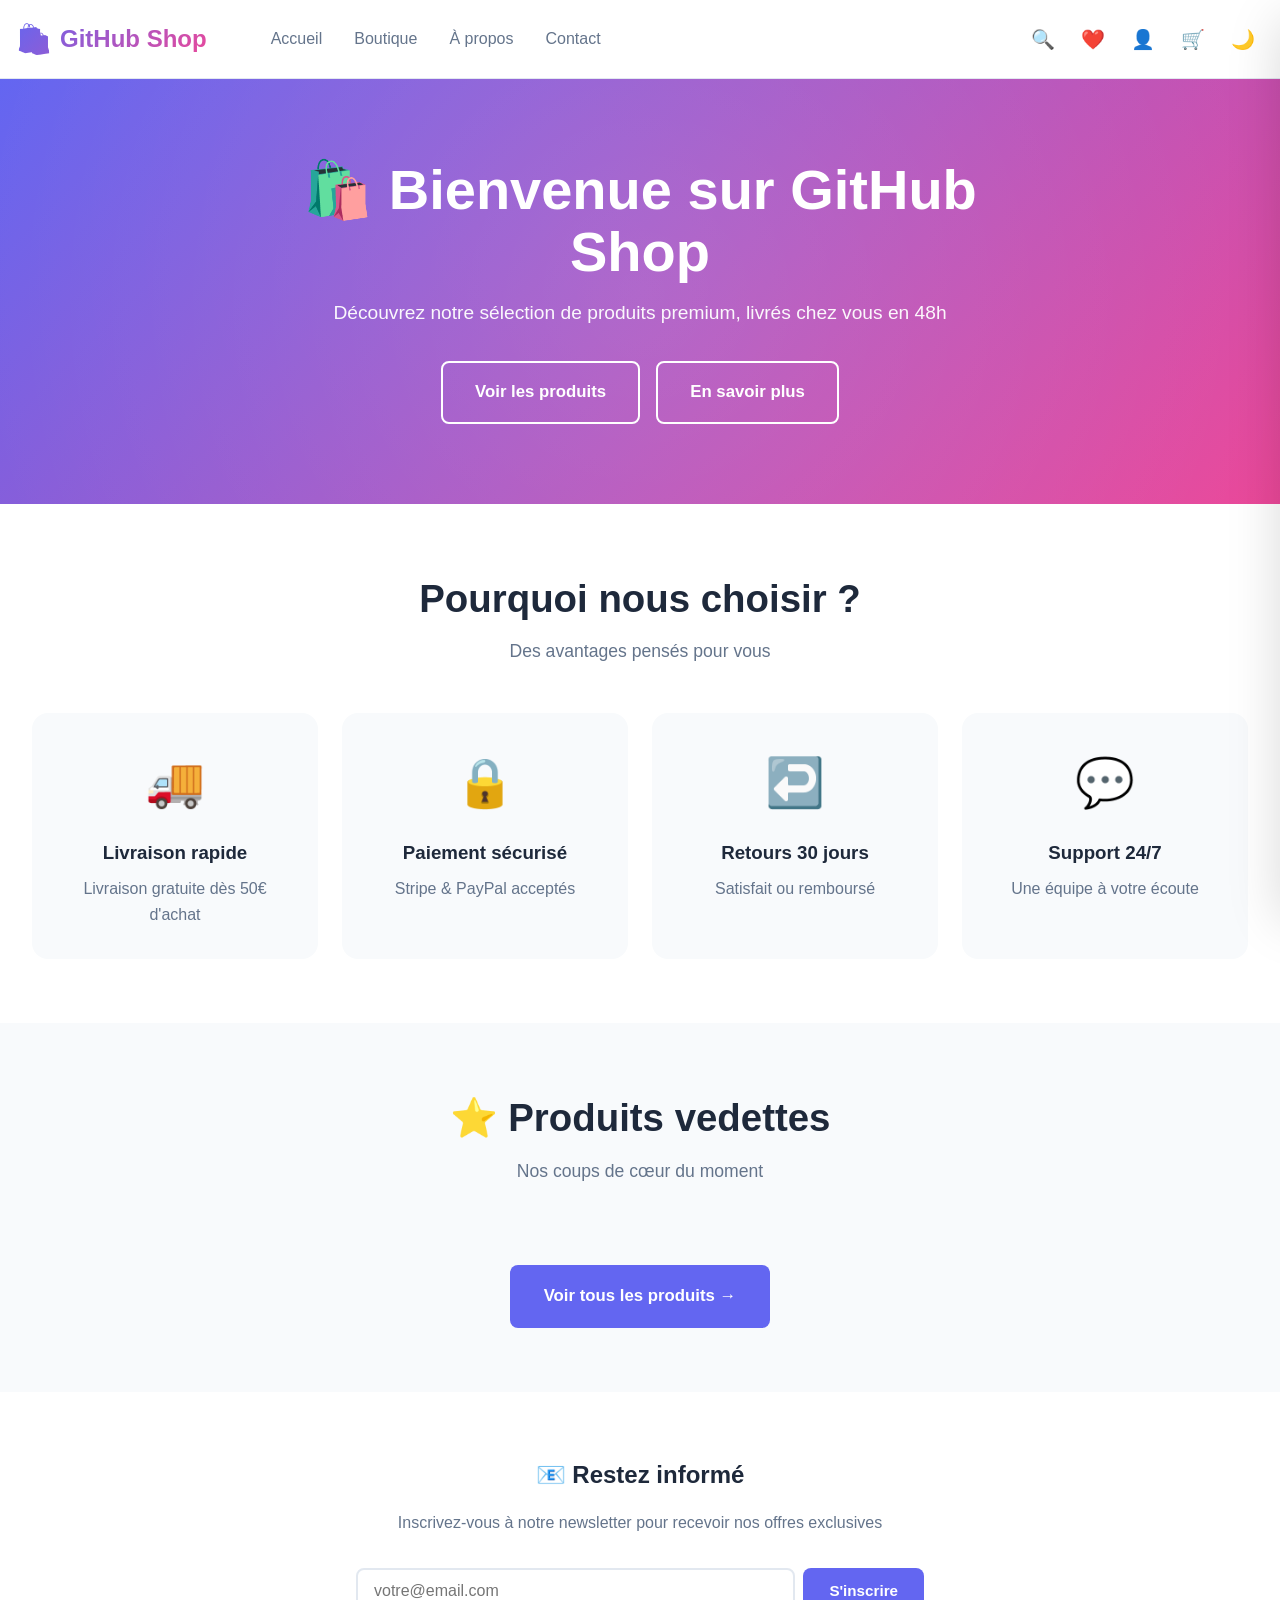
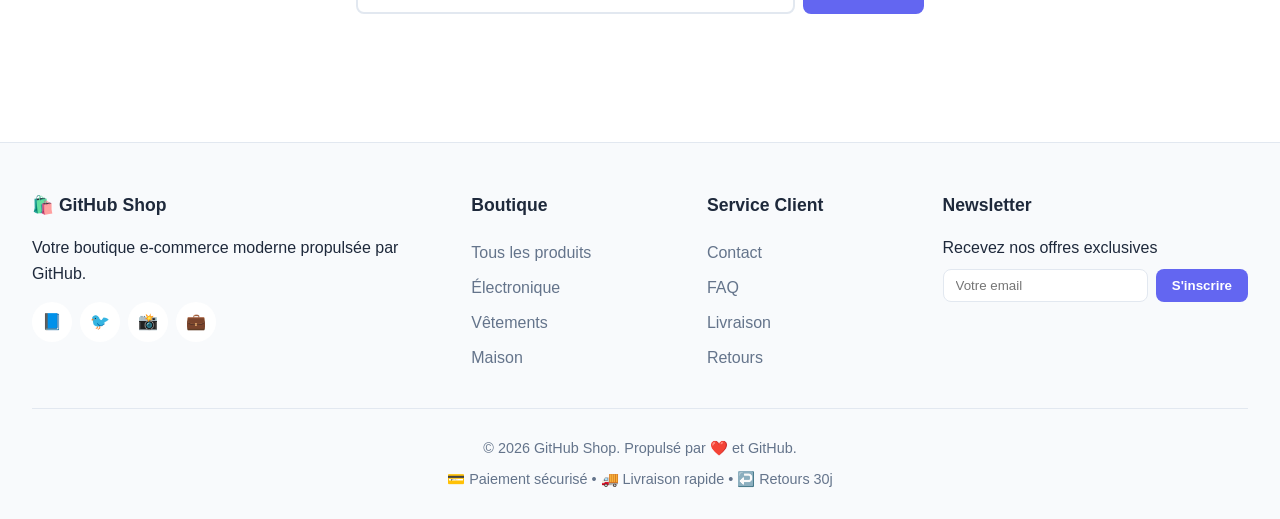
<file: index.html>
<!DOCTYPE html>
<html lang="fr">
<head>
  <meta charset="UTF-8">
  <meta name="viewport" content="width=device-width, initial-scale=1.0">
  <meta name="description" content="Boutique en ligne moderne hébergée sur GitHub">
  <title>🛍️ GitHub Shop - Boutique en ligne</title>
  <link rel="stylesheet" href="assets/css/style.css">
  <link rel="icon" href="data:image/svg+xml,<svg xmlns='http://www.w3.org/2000/svg' viewBox='0 0 100 100'><text y='.9em' font-size='90'>🛍️</text></svg>">
</head>
<body>
  <!-- Header -->
  <header class="header">
    <div class="container">
      <a href="#/" class="logo" data-route="/">
        <span class="logo-icon">🛍️</span>
        <span class="logo-text">GitHub Shop</span>
      </a>

      <nav class="nav">
        <a href="#/" data-route="/">Accueil</a>
        <a href="#/shop" data-route="/shop">Boutique</a>
        <a href="#/about" data-route="/about">À propos</a>
        <a href="#/contact" data-route="/contact">Contact</a>
      </nav>

      <div class="header-actions">
        <button class="icon-btn" id="searchBtn" aria-label="Recherche">🔍</button>
        <button class="icon-btn" id="wishlistBtn" aria-label="Favoris">❤️ <span class="badge" id="wishlistCount">0</span></button>
        <button class="icon-btn" id="userBtn" aria-label="Compte">👤</button>
        <button class="icon-btn cart-btn" id="cartBtn" aria-label="Panier">
          🛒 <span class="badge" id="cartCount">0</span>
        </button>
        <button class="icon-btn theme-toggle" id="themeToggle" aria-label="Thème">🌙</button>
      </div>
    </div>
  </header>

  <!-- Main Content -->
  <main id="app">
    <!-- Le contenu sera injecté par le routeur -->
  </main>

  <!-- Footer -->
  <footer class="footer">
    <div class="container">
      <div class="footer-grid">
        <div class="footer-col">
          <h4>🛍️ GitHub Shop</h4>
          <p>Votre boutique e-commerce moderne propulsée par GitHub.</p>
          <div class="social-links">
            <a href="#">📘</a>
            <a href="#">🐦</a>
            <a href="#">📸</a>
            <a href="#">💼</a>
          </div>
        </div>
        <div class="footer-col">
          <h4>Boutique</h4>
          <ul>
            <li><a href="#/shop">Tous les produits</a></li>
            <li><a href="#/shop?cat=electronics">Électronique</a></li>
            <li><a href="#/shop?cat=clothing">Vêtements</a></li>
            <li><a href="#/shop?cat=home">Maison</a></li>
          </ul>
        </div>
        <div class="footer-col">
          <h4>Service Client</h4>
          <ul>
            <li><a href="#/contact">Contact</a></li>
            <li><a href="#/faq">FAQ</a></li>
            <li><a href="#/shipping">Livraison</a></li>
            <li><a href="#/returns">Retours</a></li>
          </ul>
        </div>
        <div class="footer-col">
          <h4>Newsletter</h4>
          <p>Recevez nos offres exclusives</p>
          <form class="newsletter-form" id="newsletterForm">
            <input type="email" placeholder="Votre email" required>
            <button type="submit">S'inscrire</button>
          </form>
        </div>
      </div>
      <div class="footer-bottom">
        <p>&copy; <span id="year"></span> GitHub Shop. Propulsé par ❤️ et GitHub.</p>
        <p>💳 Paiement sécurisé • 🚚 Livraison rapide • ↩️ Retours 30j</p>
      </div>
    </div>
  </footer>

  <!-- Cart Sidebar -->
  <aside class="sidebar" id="cartSidebar">
    <div class="sidebar-header">
      <h3>🛒 Mon Panier</h3>
      <button class="close-btn" id="closeCart">✕</button>
    </div>
    <div class="sidebar-body" id="cartItems">
      <!-- Items du panier -->
    </div>
    <div class="sidebar-footer" id="cartFooter">
      <!-- Total + bouton checkout -->
    </div>
  </aside>
  <div class="overlay" id="overlay"></div>

  <!-- Toast Notifications -->
  <div class="toast-container" id="toastContainer"></div>

  <!-- Modal -->
  <div class="modal" id="modal">
    <div class="modal-content">
      <button class="modal-close" id="modalClose">✕</button>
      <div id="modalBody"></div>
    </div>
  </div>

  <!-- Scripts -->
  <script src="assets/js/config.js"></script>
  <script src="assets/js/github-api.js"></script>
  <script src="assets/js/auth.js"></script>
  <script src="assets/js/cart.js"></script>
  <script src="assets/js/products.js"></script>
  <script src="assets/js/checkout.js"></script>
  <script src="assets/js/shop.js"></script>
</body>
</html>
</file>
<file: assets/css/style.css>
/* ===========================
   Variables & Reset
   =========================== */
:root {
  --primary: #6366f1;
  --primary-dark: #4f46e5;
  --primary-light: #818cf8;
  --secondary: #ec4899;
  --success: #10b981;
  --danger: #ef4444;
  --warning: #f59e0b;
  --info: #3b82f6;

  --bg: #ffffff;
  --bg-secondary: #f8fafc;
  --bg-tertiary: #f1f5f9;
  --text: #1e293b;
  --text-secondary: #64748b;
  --text-muted: #94a3b8;
  --border: #e2e8f0;
  --shadow: 0 1px 3px rgba(0,0,0,0.1);
  --shadow-lg: 0 10px 25px rgba(0,0,0,0.1);
  --shadow-xl: 0 20px 50px rgba(0,0,0,0.15);

  --radius: 0.5rem;
  --radius-lg: 1rem;
  --transition: all 0.3s ease;
  --container: 1280px;
}

[data-theme="dark"] {
  --bg: #0f172a;
  --bg-secondary: #1e293b;
  --bg-tertiary: #334155;
  --text: #f1f5f9;
  --text-secondary: #cbd5e1;
  --text-muted: #94a3b8;
  --border: #334155;
  --shadow: 0 1px 3px rgba(0,0,0,0.3);
  --shadow-lg: 0 10px 25px rgba(0,0,0,0.4);
}

* { margin: 0; padding: 0; box-sizing: border-box; }
*::before, *::after { box-sizing: border-box; }

html { scroll-behavior: smooth; }

body {
  font-family: -apple-system, BlinkMacSystemFont, "Segoe UI", Roboto, "Helvetica Neue", Arial, sans-serif;
  background: var(--bg);
  color: var(--text);
  line-height: 1.6;
  min-height: 100vh;
  display: flex;
  flex-direction: column;
  transition: background 0.3s, color 0.3s;
}

a { color: inherit; text-decoration: none; }
img { max-width: 100%; height: auto; display: block; }
button { font-family: inherit; cursor: pointer; border: none; background: none; }
ul { list-style: none; }

.container {
  max-width: var(--container);
  margin: 0 auto;
  padding: 0 1rem;
  width: 100%;
}

main { flex: 1; }

/* ===========================
   Header
   =========================== */
.header {
  background: var(--bg);
  border-bottom: 1px solid var(--border);
  position: sticky;
  top: 0;
  z-index: 100;
  backdrop-filter: blur(10px);
  background: rgba(255,255,255,0.95);
}

[data-theme="dark"] .header { background: rgba(15,23,42,0.95); }

.header .container {
  display: flex;
  align-items: center;
  justify-content: space-between;
  padding: 1rem;
  gap: 2rem;
}

.logo {
  display: flex;
  align-items: center;
  gap: 0.5rem;
  font-size: 1.5rem;
  font-weight: 800;
  background: linear-gradient(135deg, var(--primary), var(--secondary));
  -webkit-background-clip: text;
  -webkit-text-fill-color: transparent;
  background-clip: text;
}

.logo-icon { font-size: 1.8rem; }

.nav {
  display: flex;
  gap: 2rem;
  flex: 1;
  margin-left: 2rem;
}

.nav a {
  font-weight: 500;
  color: var(--text-secondary);
  transition: var(--transition);
  position: relative;
  padding: 0.5rem 0;
}

.nav a:hover, .nav a.active {
  color: var(--primary);
}

.nav a.active::after {
  content: '';
  position: absolute;
  bottom: 0;
  left: 0;
  right: 0;
  height: 2px;
  background: var(--primary);
  border-radius: 2px;
}

.header-actions {
  display: flex;
  align-items: center;
  gap: 0.5rem;
}

.icon-btn {
  position: relative;
  width: 42px;
  height: 42px;
  display: flex;
  align-items: center;
  justify-content: center;
  font-size: 1.2rem;
  border-radius: var(--radius);
  transition: var(--transition);
  color: var(--text);
}

.icon-btn:hover {
  background: var(--bg-secondary);
  transform: translateY(-2px);
}

.badge {
  position: absolute;
  top: 2px;
  right: 2px;
  background: var(--danger);
  color: white;
  font-size: 0.7rem;
  font-weight: 700;
  min-width: 18px;
  height: 18px;
  border-radius: 9px;
  display: flex;
  align-items: center;
  justify-content: center;
  padding: 0 4px;
}

.badge:empty, .badge[data-count="0"] { display: none; }

/* ===========================
   Hero Section
   =========================== */
.hero {
  background: linear-gradient(135deg, var(--primary), var(--secondary));
  color: white;
  padding: 5rem 1rem;
  text-align: center;
  position: relative;
  overflow: hidden;
}

.hero::before {
  content: '';
  position: absolute;
  top: -50%;
  left: -50%;
  width: 200%;
  height: 200%;
  background: radial-gradient(circle, rgba(255,255,255,0.1) 0%, transparent 50%);
  animation: rotate 30s linear infinite;
}

@keyframes rotate {
  from { transform: rotate(0deg); }
  to { transform: rotate(360deg); }
}

.hero-content {
  position: relative;
  z-index: 1;
  max-width: 800px;
  margin: 0 auto;
}

.hero h1 {
  font-size: clamp(2rem, 5vw, 3.5rem);
  font-weight: 800;
  margin-bottom: 1rem;
  line-height: 1.1;
}

.hero p {
  font-size: 1.2rem;
  opacity: 0.95;
  margin-bottom: 2rem;
}

.hero-cta {
  display: flex;
  gap: 1rem;
  justify-content: center;
  flex-wrap: wrap;
}

/* ===========================
   Buttons
   =========================== */
.btn {
  display: inline-flex;
  align-items: center;
  justify-content: center;
  gap: 0.5rem;
  padding: 0.75rem 1.5rem;
  border-radius: var(--radius);
  font-weight: 600;
  font-size: 0.95rem;
  transition: var(--transition);
  white-space: nowrap;
  text-align: center;
  cursor: pointer;
  border: 2px solid transparent;
}

.btn-primary {
  background: var(--primary);
  color: white;
}

.btn-primary:hover {
  background: var(--primary-dark);
  transform: translateY(-2px);
  box-shadow: var(--shadow-lg);
}

.btn-secondary {
  background: var(--bg-secondary);
  color: var(--text);
  border-color: var(--border);
}

.btn-secondary:hover {
  background: var(--bg-tertiary);
}

.btn-danger {
  background: var(--danger);
  color: white;
}

.btn-success {
  background: var(--success);
  color: white;
}

.btn-outline {
  background: transparent;
  color: white;
  border-color: white;
}

.btn-outline:hover {
  background: white;
  color: var(--primary);
}

.btn-lg { padding: 1rem 2rem; font-size: 1.05rem; }
.btn-sm { padding: 0.4rem 0.8rem; font-size: 0.85rem; }
.btn-block { width: 100%; }
.btn:disabled { opacity: 0.5; cursor: not-allowed; }

/* ===========================
   Sections
   =========================== */
.section {
  padding: 4rem 1rem;
}

.section-header {
  text-align: center;
  margin-bottom: 3rem;
}

.section-header h2 {
  font-size: clamp(1.5rem, 3vw, 2.5rem);
  margin-bottom: 0.5rem;
  font-weight: 800;
}

.section-header p {
  color: var(--text-secondary);
  font-size: 1.1rem;
}

/* ===========================
   Product Grid
   =========================== */
.products-grid {
  display: grid;
  grid-template-columns: repeat(auto-fill, minmax(260px, 1fr));
  gap: 1.5rem;
}

.product-card {
  background: var(--bg);
  border: 1px solid var(--border);
  border-radius: var(--radius-lg);
  overflow: hidden;
  transition: var(--transition);
  display: flex;
  flex-direction: column;
  position: relative;
}

.product-card:hover {
  transform: translateY(-4px);
  box-shadow: var(--shadow-xl);
  border-color: var(--primary);
}

.product-image {
  aspect-ratio: 1;
  background: var(--bg-secondary);
  display: flex;
  align-items: center;
  justify-content: center;
  font-size: 4rem;
  position: relative;
  overflow: hidden;
}

.product-image img {
  width: 100%;
  height: 100%;
  object-fit: cover;
  transition: transform 0.3s;
}

.product-card:hover .product-image img { transform: scale(1.05); }

.product-badge {
  position: absolute;
  top: 0.5rem;
  left: 0.5rem;
  background: var(--danger);
  color: white;
  padding: 0.25rem 0.5rem;
  border-radius: var(--radius);
  font-size: 0.75rem;
  font-weight: 700;
  z-index: 1;
}

.product-wishlist {
  position: absolute;
  top: 0.5rem;
  right: 0.5rem;
  width: 36px;
  height: 36px;
  background: rgba(255,255,255,0.9);
  border-radius: 50%;
  display: flex;
  align-items: center;
  justify-content: center;
  z-index: 1;
  font-size: 1.1rem;
  transition: var(--transition);
}

.product-wishlist.active { color: var(--danger); }

.product-info {
  padding: 1rem;
  display: flex;
  flex-direction: column;
  flex: 1;
  gap: 0.5rem;
}

.product-category {
  font-size: 0.75rem;
  color: var(--text-muted);
  text-transform: uppercase;
  letter-spacing: 0.5px;
  font-weight: 600;
}

.product-title {
  font-size: 1rem;
  font-weight: 600;
  line-height: 1.3;
  display: -webkit-box;
  -webkit-line-clamp: 2;
  -webkit-box-orient: vertical;
  overflow: hidden;
}

.product-rating {
  display: flex;
  align-items: center;
  gap: 0.25rem;
  color: var(--warning);
  font-size: 0.85rem;
}

.product-price {
  display: flex;
  align-items: baseline;
  gap: 0.5rem;
  margin-top: auto;
}

.product-price .current {
  font-size: 1.4rem;
  font-weight: 800;
  color: var(--primary);
}

.product-price .original {
  text-decoration: line-through;
  color: var(--text-muted);
  font-size: 0.9rem;
}

.product-actions {
  display: flex;
  gap: 0.5rem;
  margin-top: 0.5rem;
}

.product-actions .btn { flex: 1; padding: 0.5rem; font-size: 0.85rem; }

/* ===========================
   Filters
   =========================== */
.shop-layout {
  display: grid;
  grid-template-columns: 250px 1fr;
  gap: 2rem;
  margin-top: 2rem;
}

.filters {
  background: var(--bg-secondary);
  padding: 1.5rem;
  border-radius: var(--radius-lg);
  height: fit-content;
  position: sticky;
  top: 100px;
}

.filter-group {
  margin-bottom: 1.5rem;
}

.filter-group h4 {
  font-size: 0.9rem;
  text-transform: uppercase;
  letter-spacing: 1px;
  margin-bottom: 0.75rem;
  color: var(--text-secondary);
}

.filter-group label {
  display: flex;
  align-items: center;
  gap: 0.5rem;
  padding: 0.4rem 0;
  cursor: pointer;
  transition: var(--transition);
}

.filter-group label:hover { color: var(--primary); }

.search-bar {
  display: flex;
  gap: 0.5rem;
  margin-bottom: 1.5rem;
}

.search-bar input {
  flex: 1;
  padding: 0.75rem 1rem;
  border: 2px solid var(--border);
  border-radius: var(--radius);
  background: var(--bg);
  color: var(--text);
  font-size: 1rem;
  transition: var(--transition);
}

.search-bar input:focus {
  outline: none;
  border-color: var(--primary);
}

.sort-select {
  padding: 0.75rem 1rem;
  border: 2px solid var(--border);
  border-radius: var(--radius);
  background: var(--bg);
  color: var(--text);
  cursor: pointer;
}

/* ===========================
   Cart Sidebar
   =========================== */
.sidebar {
  position: fixed;
  top: 0;
  right: -450px;
  width: 100%;
  max-width: 450px;
  height: 100vh;
  background: var(--bg);
  z-index: 200;
  display: flex;
  flex-direction: column;
  transition: right 0.3s ease;
  box-shadow: var(--shadow-xl);
}

.sidebar.open { right: 0; }

.sidebar-header {
  padding: 1.5rem;
  border-bottom: 1px solid var(--border);
  display: flex;
  justify-content: space-between;
  align-items: center;
}

.sidebar-body {
  flex: 1;
  overflow-y: auto;
  padding: 1rem;
}

.sidebar-footer {
  padding: 1.5rem;
  border-top: 1px solid var(--border);
  background: var(--bg-secondary);
}

.cart-item {
  display: grid;
  grid-template-columns: 80px 1fr auto;
  gap: 1rem;
  padding: 1rem;
  border-bottom: 1px solid var(--border);
  align-items: center;
}

.cart-item-image {
  width: 80px;
  height: 80px;
  background: var(--bg-secondary);
  border-radius: var(--radius);
  display: flex;
  align-items: center;
  justify-content: center;
  font-size: 2rem;
  overflow: hidden;
}

.cart-item-info h4 {
  font-size: 0.95rem;
  margin-bottom: 0.25rem;
}

.cart-item-info .price {
  color: var(--primary);
  font-weight: 700;
}

.quantity-controls {
  display: inline-flex;
  align-items: center;
  border: 1px solid var(--border);
  border-radius: var(--radius);
  overflow: hidden;
  margin-top: 0.5rem;
}

.quantity-controls button {
  width: 28px;
  height: 28px;
  background: var(--bg-secondary);
  color: var(--text);
  font-size: 0.9rem;
  transition: var(--transition);
}

.quantity-controls button:hover { background: var(--primary); color: white; }

.quantity-controls span {
  width: 32px;
  text-align: center;
  font-weight: 600;
}

.cart-item-remove {
  color: var(--danger);
  font-size: 1.2rem;
  align-self: flex-start;
  padding: 0.25rem;
}

.cart-summary {
  margin-bottom: 1rem;
}

.cart-summary-row {
  display: flex;
  justify-content: space-between;
  padding: 0.4rem 0;
}

.cart-summary-row.total {
  font-size: 1.2rem;
  font-weight: 800;
  border-top: 1px solid var(--border);
  margin-top: 0.5rem;
  padding-top: 0.75rem;
  color: var(--primary);
}

.overlay {
  position: fixed;
  inset: 0;
  background: rgba(0,0,0,0.5);
  z-index: 150;
  opacity: 0;
  pointer-events: none;
  transition: opacity 0.3s;
}

.overlay.open {
  opacity: 1;
  pointer-events: auto;
}

/* ===========================
   Forms
   =========================== */
.form-group {
  margin-bottom: 1rem;
}

.form-group label {
  display: block;
  margin-bottom: 0.4rem;
  font-weight: 600;
  font-size: 0.9rem;
}

.form-control {
  width: 100%;
  padding: 0.75rem 1rem;
  border: 2px solid var(--border);
  border-radius: var(--radius);
  background: var(--bg);
  color: var(--text);
  font-size: 1rem;
  font-family: inherit;
  transition: var(--transition);
}

.form-control:focus {
  outline: none;
  border-color: var(--primary);
  box-shadow: 0 0 0 3px rgba(99, 102, 241, 0.1);
}

.form-row {
  display: grid;
  grid-template-columns: 1fr 1fr;
  gap: 1rem;
}

.checkout-form {
  display: grid;
  grid-template-columns: 1fr 400px;
  gap: 2rem;
}

.checkout-section {
  background: var(--bg-secondary);
  padding: 1.5rem;
  border-radius: var(--radius-lg);
  margin-bottom: 1.5rem;
}

.checkout-section h3 {
  margin-bottom: 1rem;
  display: flex;
  align-items: center;
  gap: 0.5rem;
}

/* ===========================
   Modal
   =========================== */
.modal {
  position: fixed;
  inset: 0;
  background: rgba(0,0,0,0.7);
  z-index: 300;
  display: none;
  align-items: center;
  justify-content: center;
  padding: 1rem;
  backdrop-filter: blur(4px);
}

.modal.open { display: flex; }

.modal-content {
  background: var(--bg);
  border-radius: var(--radius-lg);
  max-width: 600px;
  width: 100%;
  max-height: 90vh;
  overflow-y: auto;
  position: relative;
  padding: 2rem;
  animation: slideUp 0.3s ease;
}

@keyframes slideUp {
  from { transform: translateY(20px); opacity: 0; }
  to { transform: translateY(0); opacity: 1; }
}

.modal-close {
  position: absolute;
  top: 1rem;
  right: 1rem;
  width: 36px;
  height: 36px;
  background: var(--bg-secondary);
  border-radius: 50%;
  display: flex;
  align-items: center;
  justify-content: center;
  font-size: 1.2rem;
  transition: var(--transition);
}

.modal-close:hover { background: var(--danger); color: white; }

/* ===========================
   Product Detail
   =========================== */
.product-detail {
  display: grid;
  grid-template-columns: 1fr 1fr;
  gap: 3rem;
  margin-top: 2rem;
}

.product-detail-image {
  aspect-ratio: 1;
  background: var(--bg-secondary);
  border-radius: var(--radius-lg);
  display: flex;
  align-items: center;
  justify-content: center;
  font-size: 8rem;
  overflow: hidden;
}

.product-detail-image img { width: 100%; height: 100%; object-fit: cover; }

.product-detail-info h1 {
  font-size: 2rem;
  margin-bottom: 1rem;
}

.product-detail-info .price {
  font-size: 2.5rem;
  font-weight: 800;
  color: var(--primary);
  margin: 1rem 0;
}

.product-detail-info .description {
  color: var(--text-secondary);
  margin-bottom: 1.5rem;
  line-height: 1.7;
}

.product-features {
  margin: 1.5rem 0;
}

.product-features li {
  padding: 0.4rem 0;
  display: flex;
  align-items: center;
  gap: 0.5rem;
}

.product-features li::before { content: '✓'; color: var(--success); font-weight: 700; }

/* ===========================
   Toast
   =========================== */
.toast-container {
  position: fixed;
  bottom: 1.5rem;
  right: 1.5rem;
  z-index: 400;
  display: flex;
  flex-direction: column;
  gap: 0.5rem;
}

.toast {
  background: var(--bg);
  border: 1px solid var(--border);
  border-left: 4px solid var(--primary);
  padding: 1rem 1.5rem;
  border-radius: var(--radius);
  box-shadow: var(--shadow-lg);
  min-width: 280px;
  max-width: 400px;
  animation: slideIn 0.3s ease;
  display: flex;
  align-items: center;
  gap: 0.75rem;
}

.toast.success { border-left-color: var(--success); }
.toast.error { border-left-color: var(--danger); }
.toast.warning { border-left-color: var(--warning); }

@keyframes slideIn {
  from { transform: translateX(120%); }
  to { transform: translateX(0); }
}

.toast.removing { animation: slideOut 0.3s ease forwards; }

@keyframes slideOut {
  to { transform: translateX(120%); opacity: 0; }
}

/* ===========================
   Loading
   =========================== */
.loading {
  display: inline-block;
  width: 40px;
  height: 40px;
  border: 3px solid var(--bg-tertiary);
  border-top-color: var(--primary);
  border-radius: 50%;
  animation: spin 0.8s linear infinite;
}

@keyframes spin { to { transform: rotate(360deg); } }

.loading-page {
  display: flex;
  justify-content: center;
  align-items: center;
  padding: 4rem;
}

/* ===========================
   Features Grid
   =========================== */
.features-grid {
  display: grid;
  grid-template-columns: repeat(auto-fit, minmax(250px, 1fr));
  gap: 1.5rem;
}

.feature-card {
  background: var(--bg-secondary);
  padding: 2rem;
  border-radius: var(--radius-lg);
  text-align: center;
  transition: var(--transition);
}

.feature-card:hover {
  transform: translateY(-4px);
  box-shadow: var(--shadow-lg);
}

.feature-icon {
  font-size: 3rem;
  margin-bottom: 1rem;
}

.feature-card h3 {
  margin-bottom: 0.5rem;
}

/* ===========================
   Footer
   =========================== */
.footer {
  background: var(--bg-secondary);
  border-top: 1px solid var(--border);
  padding: 3rem 1rem 1.5rem;
  margin-top: 4rem;
}

.footer-grid {
  display: grid;
  grid-template-columns: 2fr 1fr 1fr 1.5fr;
  gap: 2rem;
  margin-bottom: 2rem;
}

.footer-col h4 {
  margin-bottom: 1rem;
  font-size: 1.1rem;
}

.footer-col ul li { padding: 0.3rem 0; }
.footer-col ul li a { color: var(--text-secondary); transition: var(--transition); }
.footer-col ul li a:hover { color: var(--primary); }

.social-links {
  display: flex;
  gap: 0.5rem;
  margin-top: 1rem;
}

.social-links a {
  width: 40px;
  height: 40px;
  display: flex;
  align-items: center;
  justify-content: center;
  background: var(--bg);
  border-radius: 50%;
  transition: var(--transition);
}

.social-links a:hover { background: var(--primary); transform: translateY(-2px); }

.newsletter-form {
  display: flex;
  gap: 0.5rem;
  margin-top: 0.5rem;
}

.newsletter-form input {
  flex: 1;
  padding: 0.5rem 0.75rem;
  border: 1px solid var(--border);
  border-radius: var(--radius);
  background: var(--bg);
  color: var(--text);
}

.newsletter-form button {
  padding: 0.5rem 1rem;
  background: var(--primary);
  color: white;
  border-radius: var(--radius);
  font-weight: 600;
}

.footer-bottom {
  text-align: center;
  padding-top: 1.5rem;
  border-top: 1px solid var(--border);
  color: var(--text-secondary);
  font-size: 0.9rem;
}

.footer-bottom p { padding: 0.25rem 0; }

/* ===========================
   Responsive
   =========================== */
@media (max-width: 1024px) {
  .shop-layout, .checkout-form, .product-detail { grid-template-columns: 1fr; }
  .filters { position: static; }
  .footer-grid { grid-template-columns: 1fr 1fr; }
}

@media (max-width: 768px) {
  .nav { display: none; }
  .form-row { grid-template-columns: 1fr; }
  .footer-grid { grid-template-columns: 1fr; }
  .hero { padding: 3rem 1rem; }
  .section { padding: 2.5rem 1rem; }
  .cart-item { grid-template-columns: 60px 1fr; }
  .cart-item-remove { grid-column: 2; justify-self: end; }
}

@media (max-width: 480px) {
  .products-grid { grid-template-columns: 1fr 1fr; gap: 1rem; }
  .header-actions { gap: 0.25rem; }
  .icon-btn { width: 36px; height: 36px; font-size: 1rem; }
  .logo-text { display: none; }
}
</file>
